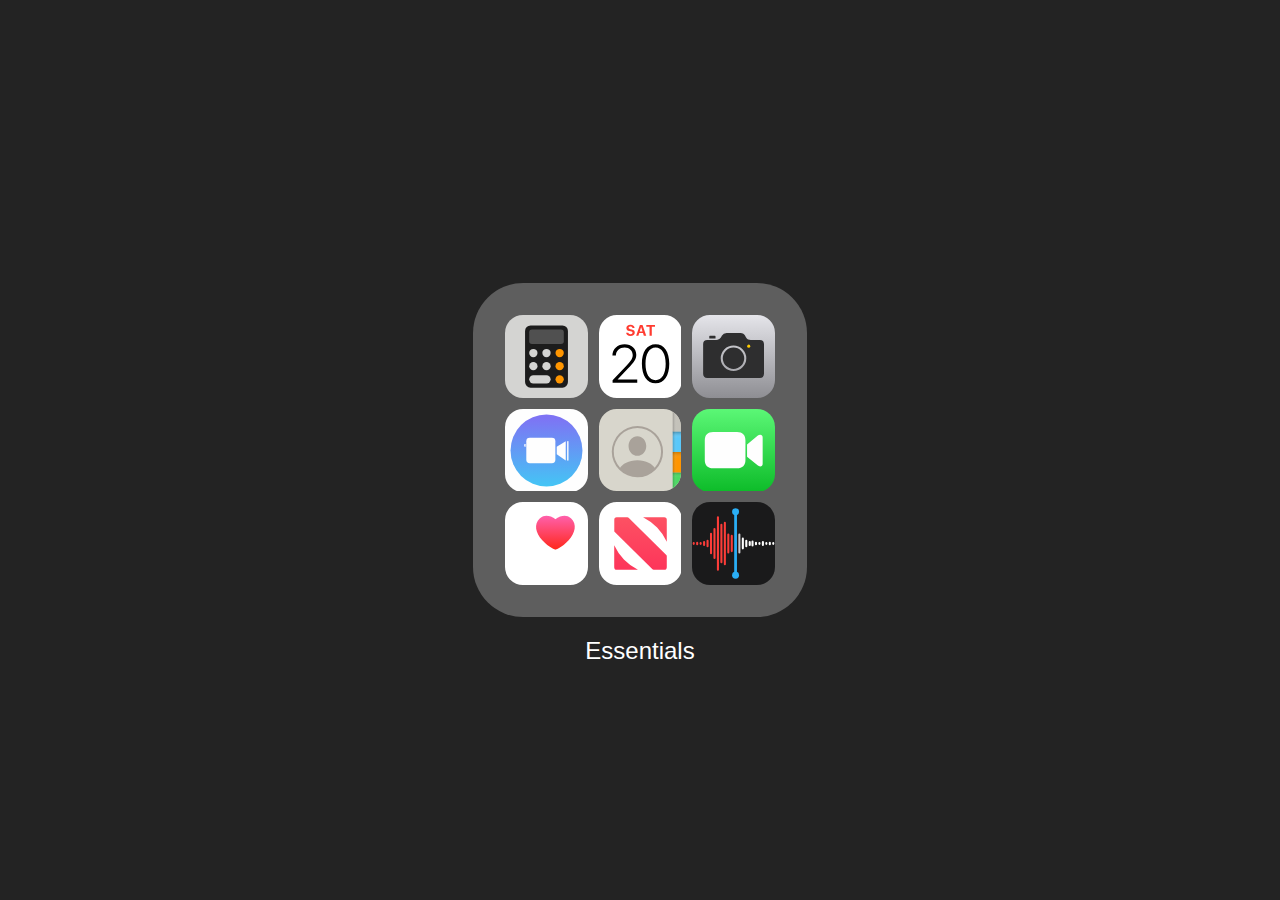
<file: folder.html>
<!DOCTYPE html>
<html lang="en">
<head>
    <meta charset="UTF-8">
    <meta name="viewport" content="width=device-width, initial-scale=1">
    <title>Folder</title>
    <link href="css/folder.css" rel="stylesheet">
</head>
<body>
    <section class="folderGrid">
        <div class="folders">
            <div class="folder">
                <div class="icon" style='background-image: url("images/folder/calculator-1575939.svg")'>
                    <p class="appName">Calculator</p>
                </div>
                <div class="icon" style='background-image: url("images/folder/calendar-2365233.svg")'>
                    <p class="appName">Calendar</p>
                </div>
                <div class="icon" style='background-image: url("images/folder/camera-2365232.svg")'>
                    <p class="appName">Camera</p>
                </div>
                <div class="icon" style='background-image: url("images/folder/clips-1575951.svg")'>
                    <p class="appName">Clips</p>
                </div>
                <div class="icon" style='background-image: url("images/folder/contacts-2365230.svg")'>
                    <p class="appName">Contacts</p>
                </div>
                <div class="icon" style='background-image: url("images/folder/facetime-1575950.svg")'>
                    <p class="appName">FaceTime</p>
                </div>
                <div class="icon" style='background-image: url("images/folder/health-2365228.svg")'>
                    <p class="appName">Health</p>
                </div>
                <div class="icon" style='background-image: url("images/folder/news-2365224.svg")'>
                    <p class="appName">News</p>
                </div>
                <div class="icon" style='background-image: url("images/folder/voice-memos-1575942.svg")'>
                    <p class="appName">Voice Memos</p>
                </div>
                <div class="folderName">Essentials</div>
            </div>
        </div>
    </section>
</body>
<script src="https://code.jquery.com/jquery-3.6.0.js" integrity="sha256-H+K7U5CnXl1h5ywQfKtSj8PCmoN9aaq30gDh27Xc0jk=" crossorigin="anonymous"></script>
<script>
    let $folderOpened = null;
    let $folder = $(".folder");


    $folder.on("click", function(e){
        if ($folderOpened){
            $folderOpened = null
            $(this).removeClass("opened")
        }else{
            $folderOpened = $(this)
            $(this).addClass("opened")
        }



    });

    // $folder.each(function(index, element){
    //     $(element).data('orig-x', $(element).position().left);
    //     $(element).data('orig-y', $(element).position().top);
    // });
    //
    // function reset() {
    //     if ($folderOpened) {
    //         let origX = $folderOpened.data('orig-x');
    //         $($folderOpened).css("transform", `translateX(0) scale(1)`)
    //         setTimeout(function(){
    //             $folderOpened.css("z-index", 1000)
    //             $folderOpened = null;
    //         },500)
    //
    //     }
    // };
    //
    // $folder.on("click", function(e){
    //     if ($folderOpened != null){
    //         reset();
    //         return
    //     }
    //
    //     console.log($(this).position())
    //     $folderOpened = $(this);
    //     let $document = $(document);
    //     let centreX = $document.width() / 2;
    //     let centreY = $document.height() / 2;
    //     let folder = $(this);
    //     let origX = folder.data('orig-x');
    //     let origY = folder.data('orig-y');
    //     $(this).css("z-index", 1001);
    //
    //     setTimeout(function(){
    //         let i = centreX - origX - 250.5;
    //         $folderOpened.css("transform", `scale(1.5) translateX(${i}px)`)
    //     },100)
    //     console.log($folderOpened.outerWidth())
    // })
</script>
</html>
</file>
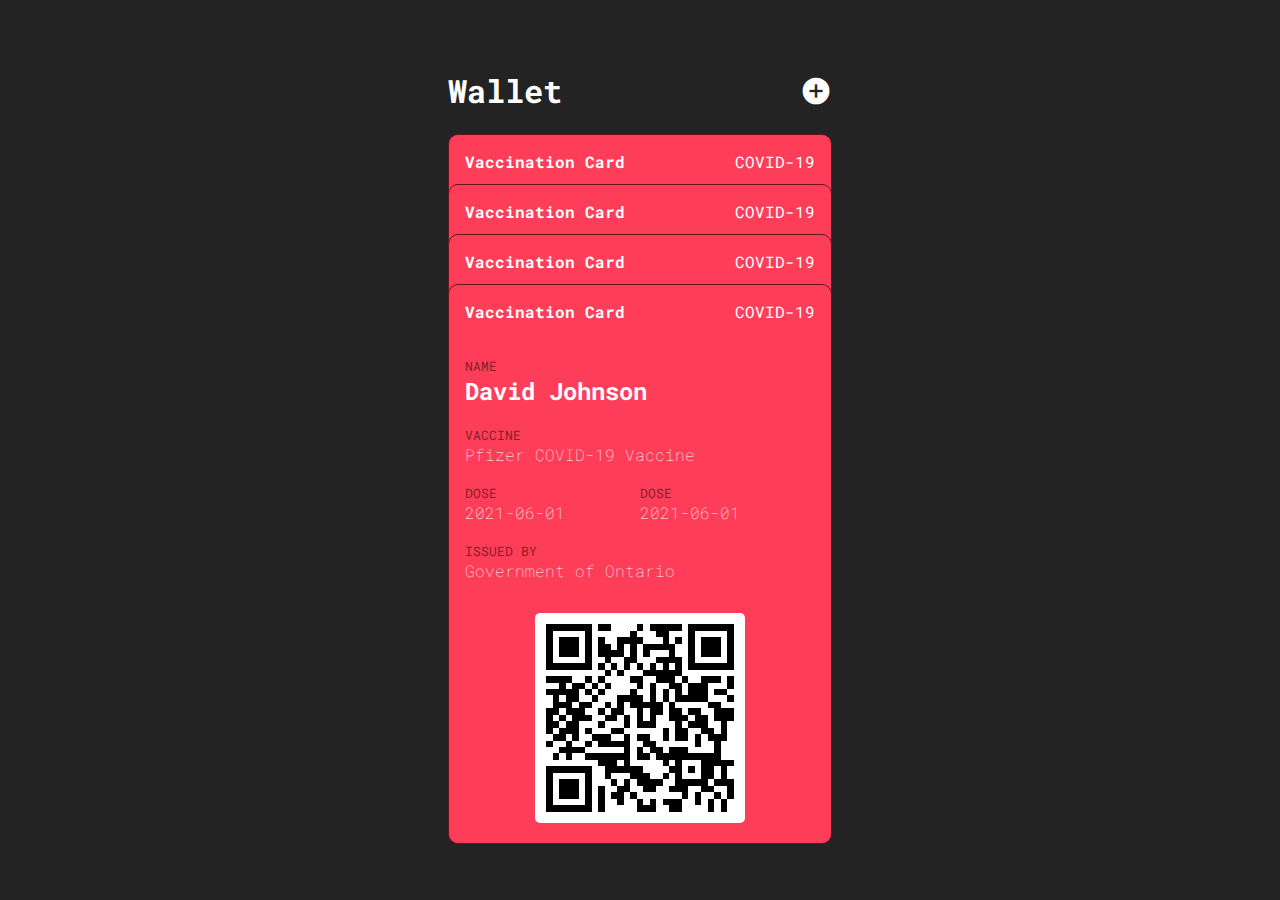
<file: wallet.html>
<!DOCTYPE html>
<html lang="en">
<head>
    <meta charset="utf-8">
    <meta name="viewport" content="width=device-width, initial-scale=1">
    <title>Wallet</title>
    <link rel="stylesheet" href="css/wallet.css">
    <link rel="preconnect" href="https://fonts.googleapis.com">
    <link rel="preconnect" href="https://fonts.gstatic.com" crossorigin>
    <link href="https://fonts.googleapis.com/css2?family=Roboto+Mono:wght@300;400;700&display=swap" rel="stylesheet">
    <link href="https://fonts.googleapis.com/icon?family=Material+Icons" rel="stylesheet">
</head>
<body>
    <section class="walletHeader">
        <h1 class="walletName">Wallet</h1>
        <span class="material-icons addBtn">add_circle</span>
    </section>
    <section class="cardList">
        <article class="card">
            <div class="cardHeader">
                <p class="cardMainHeader">Vaccination Card</p>
                <p class="cardSubHeader">COVID-19</p>
            </div>
            <div class="cardBody">
                <div class="cardInfo">
                    <small class="cardInfoName">
                        Name
                    </small>
                    <h2>David Johnson</h2>
                </div>
                <div class="cardInfo">
                    <small class="cardInfoName">
                        Vaccine
                    </small>
                    <p>Pfizer COVID-19 Vaccine</p>
                </div>
                <div class="cardInfoGrid">
                    <div class="cardInfo">
                        <small class="cardInfoName">
                            Dose
                        </small>
                        <p>2021-06-01</p>
                    </div>
                    <div class="cardInfo">
                        <small class="cardInfoName">
                            Dose
                        </small>
                        <p>2021-06-01</p>
                    </div>
                </div>
                <div class="cardInfo">
                    <small class="cardInfoName">
                        Issued By
                    </small>
                    <p>Government of Ontario</p>
                </div>
                <div class="cardQrcode">
                    <img src="qrcode.svg" class="qrcode">
                </div>
            </div>
        </article>
        <article class="card">
            <div class="cardHeader">
                <p class="cardMainHeader">Vaccination Card</p>
                <p class="cardSubHeader">COVID-19</p>
            </div>
            <div class="cardBody">
                <div class="cardInfo">
                    <small class="cardInfoName">
                        Name
                    </small>
                    <h2>David Johnson</h2>
                </div>
                <div class="cardInfo">
                    <small class="cardInfoName">
                        Vaccine
                    </small>
                    <p>Pfizer COVID-19 Vaccine</p>
                </div>
                <div class="cardInfoGrid">
                    <div class="cardInfo">
                        <small class="cardInfoName">
                            Dose
                        </small>
                        <p>2021-06-01</p>
                    </div>
                    <div class="cardInfo">
                        <small class="cardInfoName">
                            Dose
                        </small>
                        <p>2021-06-01</p>
                    </div>
                </div>
                <div class="cardInfo">
                    <small class="cardInfoName">
                        Issued By
                    </small>
                    <p>Government of Ontario</p>
                </div>
                <div class="cardQrcode">
                    <img src="qrcode.svg" class="qrcode">
                </div>
            </div>
        </article>
        <article class="card">
            <div class="cardHeader">
                <p class="cardMainHeader">Vaccination Card</p>
                <p class="cardSubHeader">COVID-19</p>
            </div>
            <div class="cardBody">
                <div class="cardInfo">
                    <small class="cardInfoName">
                        Name
                    </small>
                    <h2>David Johnson</h2>
                </div>
                <div class="cardInfo">
                    <small class="cardInfoName">
                        Vaccine
                    </small>
                    <p>Pfizer COVID-19 Vaccine</p>
                </div>
                <div class="cardInfoGrid">
                    <div class="cardInfo">
                        <small class="cardInfoName">
                            Dose
                        </small>
                        <p>2021-06-01</p>
                    </div>
                    <div class="cardInfo">
                        <small class="cardInfoName">
                            Dose
                        </small>
                        <p>2021-06-01</p>
                    </div>
                </div>
                <div class="cardInfo">
                    <small class="cardInfoName">
                        Issued By
                    </small>
                    <p>Government of Ontario</p>
                </div>
                <div class="cardQrcode">
                    <img src="qrcode.svg" class="qrcode">
                </div>
            </div>
        </article>
        <article class="card">
            <div class="cardHeader">
                <p class="cardMainHeader">Vaccination Card</p>
                <p class="cardSubHeader">COVID-19</p>
            </div>
            <div class="cardBody">
                <div class="cardInfo">
                    <small class="cardInfoName">
                        Name
                    </small>
                    <h2>David Johnson</h2>
                </div>
                <div class="cardInfo">
                    <small class="cardInfoName">
                        Vaccine
                    </small>
                    <p>Pfizer COVID-19 Vaccine</p>
                </div>
                <div class="cardInfoGrid">
                    <div class="cardInfo">
                        <small class="cardInfoName">
                            Dose
                        </small>
                        <p>2021-06-01</p>
                    </div>
                    <div class="cardInfo">
                        <small class="cardInfoName">
                            Dose
                        </small>
                        <p>2021-06-01</p>
                    </div>
                </div>
                <div class="cardInfo">
                    <small class="cardInfoName">
                        Issued By
                    </small>
                    <p>Government of Ontario</p>
                </div>
                <div class="cardQrcode">
                    <img src="qrcode.svg" class="qrcode">
                </div>
            </div>
        </article>
    </section>
</body>
<script src="https://code.jquery.com/jquery-3.6.0.js" integrity="sha256-H+K7U5CnXl1h5ywQfKtSj8PCmoN9aaq30gDh27Xc0jk=" crossorigin="anonymous"></script>
<script>
    $(".cardList").on("click", ".card", function(){
        if ($(this).hasClass("active")){
            $(".walletHeader").removeClass("small");
            $(this).removeClass("active");
            $(this).prevAll().removeClass("hide");
            $(this).nextAll().removeClass("slide");
        }else{
            $(".walletHeader").addClass("small");
            $(this).nextAll().addClass("slide");
            $(this).prevAll().addClass("hide");
            $(this).addClass("active");
        }
    });
    $(".addBtn").on("click", function (){
        $(".cardList").append('<article class="card">\n' +
            '            <div class="cardHeader">\n' +
            '                <p class="cardMainHeader">Vaccination Card</p>\n' +
            '                <p class="cardSubHeader">COVID-19</p>\n' +
            '            </div>\n' +
            '            <div class="cardBody">\n' +
            '                <div class="cardInfo">\n' +
            '                    <small class="cardInfoName">\n' +
            '                        Name\n' +
            '                    </small>\n' +
            '                    <h2>David Johnson</h2>\n' +
            '                </div>\n' +
            '                <div class="cardInfo">\n' +
            '                    <small class="cardInfoName">\n' +
            '                        Vaccine\n' +
            '                    </small>\n' +
            '                    <p>Pfizer COVID-19 Vaccine</p>\n' +
            '                </div>\n' +
            '                <div class="cardInfoGrid">\n' +
            '                    <div class="cardInfo">\n' +
            '                        <small class="cardInfoName">\n' +
            '                            Dose\n' +
            '                        </small>\n' +
            '                        <p>2021-06-01</p>\n' +
            '                    </div>\n' +
            '                    <div class="cardInfo">\n' +
            '                        <small class="cardInfoName">\n' +
            '                            Dose\n' +
            '                        </small>\n' +
            '                        <p>2021-06-01</p>\n' +
            '                    </div>\n' +
            '                </div>\n' +
            '                <div class="cardInfo">\n' +
            '                    <small class="cardInfoName">\n' +
            '                        Issued By\n' +
            '                    </small>\n' +
            '                    <p>Government of Ontario</p>\n' +
            '                </div>\n' +
            '                <div class="cardQrcode">\n' +
            '                    <img src="qrcode.svg" class="qrcode">\n' +
            '                </div>\n' +
            '            </div>\n' +
            '        </article>')
    })
</script>
</html>
</file>
<file: css/folder.css>
body {
    font-family: -apple-system, BlinkMacSystemFont, "Segoe UI", Roboto, Helvetica, Arial, sans-serif, "Apple Color Emoji", "Segoe UI Emoji", "Segoe UI Symbol";
    background-color: #232323;
    margin: 0;
    --transition: 0.3s cubic-bezier(0.85, -0.01, 0.19, 1);
}

.folderGrid{
    width: 100%;
    height: 100vh;
    display: flex;
}

.folders{
    margin: auto;
    display: grid;
    grid-template-columns: repeat(1, 1fr);
    grid-gap: 2rem;
}

.folder{
    width: 270px;
    height: 270px;
    background-color: #5e5e5e;
    border-radius: 15%;
    padding: 2rem;
    display: grid;
    grid-template-columns: repeat(3, 1fr);
    grid-template-rows: repeat(3, 1fr);
    grid-gap: 0.7rem;
    cursor: pointer;
    position: relative;
    transition: var(--transition);
    z-index: 1000;
}

.folder.opened{
    width: 500px;
    height: 500px;
    grid-gap: 3rem;
    padding: 4rem;
}

.appName{
    position: absolute;
    bottom: -30px;
    left: 0;
    right: 0;
    text-align: center;
    margin: 0;
    color: white;
    opacity: 0;
    transition: var(--transition);
}

.folder.opened .appName{
    opacity: 1;
}

.icon{
    width: 100%;
    height: 100%;
    background-color: transparent;
    position: relative;
}

.folderName{
    position: absolute;
    bottom: -3rem;
    color: white;
    text-align: center;
    left: 0;
    right: 0;
    font-size: 1.5rem;
    transition: var(--transition);
}

.folder.opened .folderName{
    opacity: 0;
}
</file>
<file: css/wallet.css>
body{
    font-family: 'Roboto Mono', monospace;
    background-color: #232323;
    margin: 0;
    display: flex;
    flex-direction: column;
}

.material-icons {
    font-family: 'Material Icons';
    font-weight: normal;
    font-style: normal;
    font-size: 24px;  /* Preferred icon size */
    display: inline-block;
    line-height: 1;
    text-transform: none;
    letter-spacing: normal;
    word-wrap: normal;
    white-space: nowrap;
    direction: ltr;

    /* Support for all WebKit browsers. */
    -webkit-font-smoothing: antialiased;
    /* Support for Safari and Chrome. */
    text-rendering: optimizeLegibility;

    /* Support for Firefox. */
    -moz-osx-font-smoothing: grayscale;

    /* Support for IE. */
    font-feature-settings: 'liga';
}

.walletHeader{
    margin: 3rem auto 0 auto;
    width: 384px;
    color: white;
    display: flex;
    align-items: center;
}

.walletHeader h1, .walletHeader span{
    font-size: 2rem !important;
    transition: all .4s;
}

.walletHeader.small h1, .walletHeader.small span{
    font-size: 1.5rem !important;
}


.addBtn{
    color: white;

    margin-left: auto;
    cursor: pointer;
}

.cardList{
    margin: 0 auto;
    flex-direction: column;
    display: flex;
}

.card{
    width: 350px;
    background-color: #fe3e59;
    padding: 1rem;
    border-radius: 10px;
    color: white;
    border: 1px solid #661621;
    z-index: 100;
    cursor: pointer;
    transition: all .4s cubic-bezier(0.42, 0, 0.19, 1.01);
}

.card.active + .card{
    margin-top: 0;
}

.card.active~.card{
    transform: translateY(100px);
    opacity: 0;
    filter: blur(5px);
}

.card.hide{
    transform: scale(0.75);
    filter: blur(5px);
}

.card.hide:not(:first-child){
    margin-top: -560px;
}

.card:not(:first-child){
    margin-top: -510px;
}

.card:hover{
    transform: translateY(-20px);
}

@keyframes bounce-3 {
    0%   { transform: translateY(-1px); }
    50%  { transform: translateY(-5px); }
    100% { transform: translateY(0); }
}

.card.active:hover{
    transform: translateY(0);
}

.card:not(:first-child).active{
    transition: all .4s cubic-bezier(1, -0.29, 0.18, 1.09);
    margin-top: -560px;
    animation: bounce-3 1s;
    animation-delay: 0.05s;
}

.slide{
    opacity: 0;
}

.slide:not(:first-child){
    margin-top: -560px;
}

.cardHeader{
    display: flex;
    margin-bottom: 2rem;
}

.card p, .card h2{
    margin: 0;
}

.cardHeader .cardMainHeader{
    font-weight: bold;
}

.cardHeader .cardSubHeader{
    margin-left: auto;
}

.cardInfoGrid{
    display: grid;
    grid-template-columns: repeat(2, 1fr);
}

.cardInfo{
    margin-bottom: 1rem;
}

.cardInfo p{
    font-weight: lighter;
}

.cardInfoName{
    color: #862127;
    text-transform: uppercase;
}

.qrcode{
    width: 200px;
    background-color: white;
    padding: 5px;
    border-radius: 5px;
}

.cardQrcode{
    padding-top: 1rem;
    text-align: center;
}
</file>
